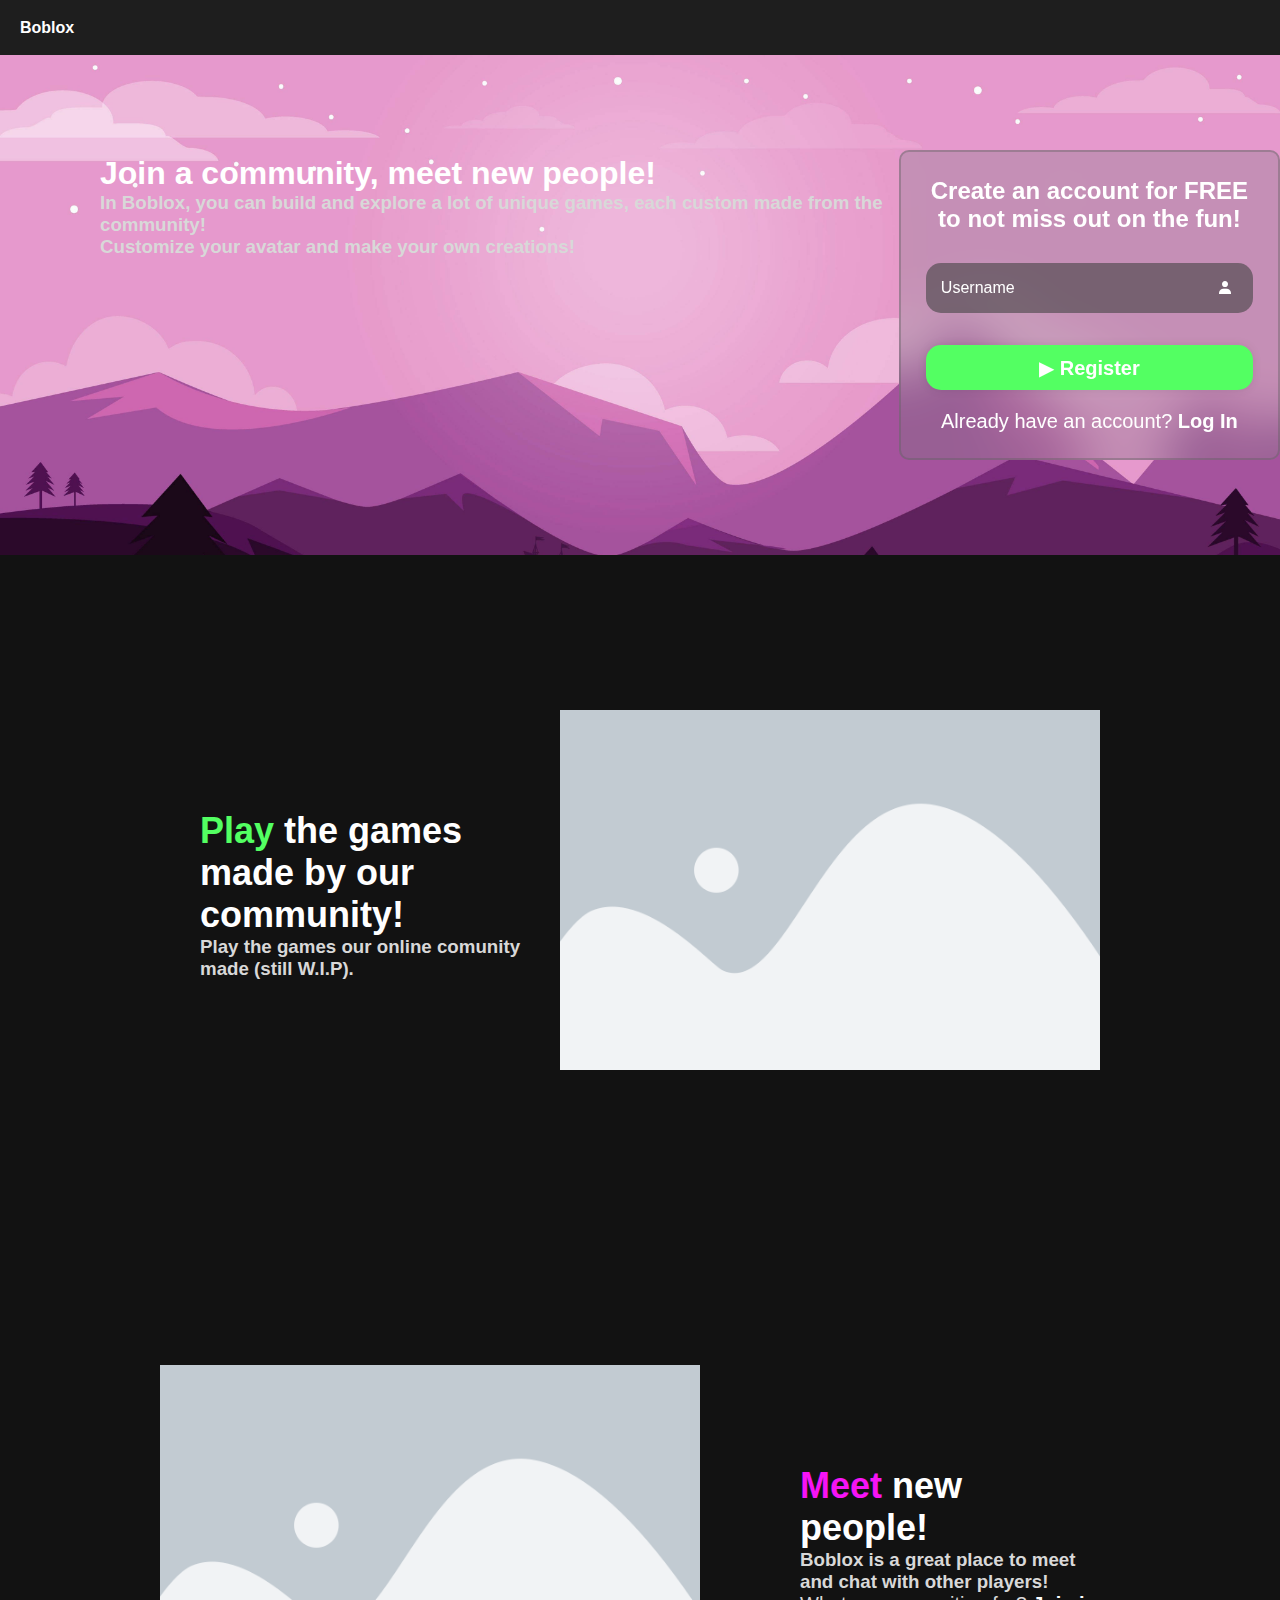
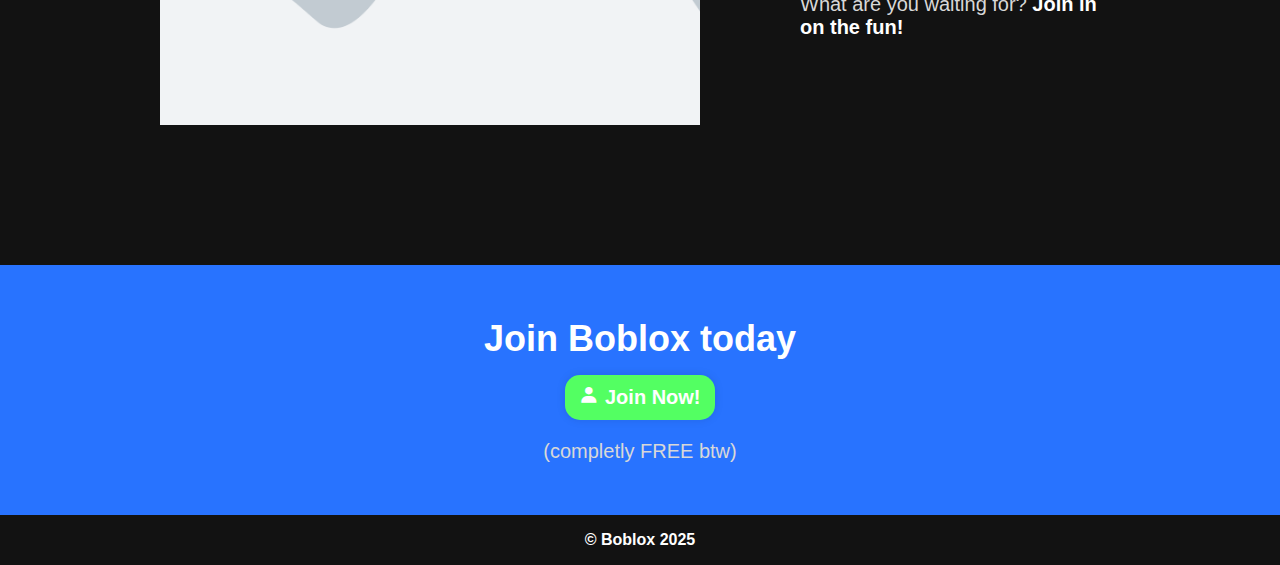
<file: index.html>
<!DOCTYPE html>
<html lang="en">
<head>
    <link href="https://unpkg.com/boxicons@2.1.4/css/boxicons.min.css" rel="stylesheet">
    <link rel="stylesheet" href="index.css">
    <script src="index.js" defer></script>
    <title>Welcome To Boblox</title>
</head>
<body>
    <header class="topbar">
        <a class="Boblox" href="index.html">Boblox</a>
    </header>

    <div class="top">
        <div class="text">
            <h1> Join a community, meet new people!</h1>
            <h3> In Boblox, you can build and explore a lot of unique games, each custom made from the community! </h3>
            <h3> Customize your avatar and make your own creations!</h3>
        </div>

        <div class="wrapper" id="wrapper">
            <form id="registerForm" >
                <h2>Create an account for FREE to not miss out on the fun!</h2>
                <div class="inputbox">
                    <input type="text" placeholder="Username" required class="input" id="usernameInput">
                    <i class='bx bxs-user'></i>
                </div>
                <button type="button" class="btn" id="registerBtn" onclick="saveInput()">
                    &#9654; Register
                </button>
                <p>Already have an account? <a href="LogIn.html">Log In</a></p>
            </form>
        </div>
    </div>
    <div class="discover">
        <div class="part-1">
            <div class="text">
                <h1><span class="green">Play</span> the games made by our community!</h1>
                <h3>Play the games our online comunity made (still W.I.P).</h3>
            </div>
            <img src="images/elementor-placeholder-image.png">
        </div>

        <div class="part-2">
            <img src="images/elementor-placeholder-image.png">
            <div class="text">
                <h1><span class="purple">Meet</span> new people!</h1>
                <h3>Boblox is a great place to meet and chat with other players! <p>What are you waiting for? <a href="register.html">Join in on the fun!</a></p> </h3>
            </div>
        </div>

        <div class="Join">
            <div class="Contents">
               <h1>Join Boblox today</h1>
                <button class="btn" onclick="join()"> <i class='bx bxs-user'></i> Join Now!</button> 
                <p>(completly FREE btw)</p>
            </div>
        </div>

        <div class="end">
            <h4>© Boblox 2025</h4>
        </div>
    </div>
</body>
</html>
</file>
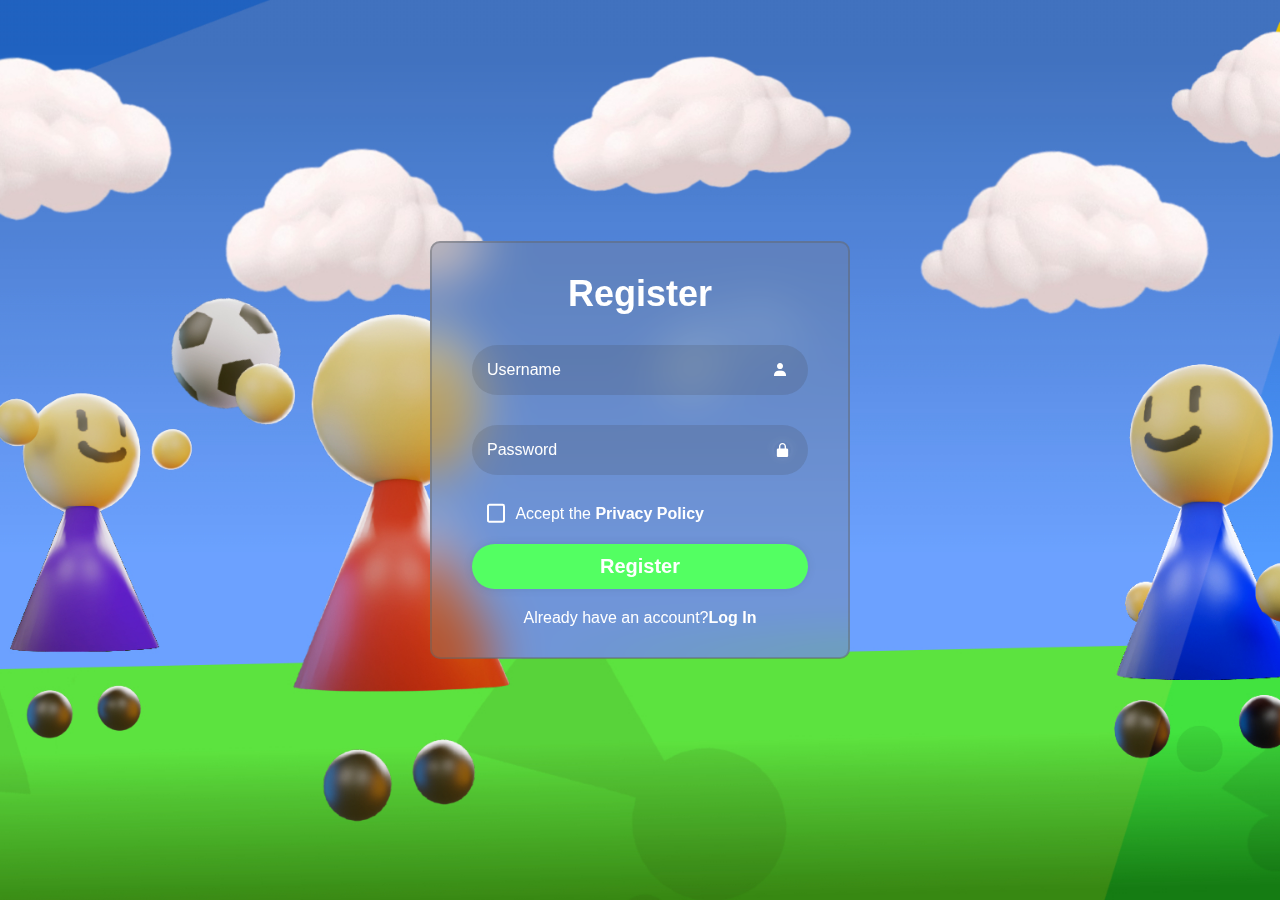
<file: index.html.html>
<!DOCTYPE html>
<html lang="en">
<head>
  <meta charset="UTF-8">
  <meta name="viewport" content="width=device-width, initial-scale=1.0">
  <link href='https://unpkg.com/boxicons@2.1.4/css/boxicons.min.css' rel='stylesheet'>
  <link rel="stylesheet" href="register.css">
  <script src="register.js" defer></script>

  <title>Register</title>

</head>
<body>
  <div class="wrapper" id="wrapper">
    <form action="https://script.google.com/macros/s/AKfycbwpeKuUtEr2sQ_ESyzPUG5pxMgesDcW9jxs3suiE7F3dLoHrLqkppOkdSsGRYAhNsb5/exec">
      <h1>Register</h1>

      <div class="inputbox">
        <input type="text" placeholder="Username" required class="input" name="Username">
        <i class='bx bxs-user'></i>
      </div>

      <div class="inputbox">
        <input type="password" placeholder="Password" class="input" id="passwinput" name="Password">
        <button class="Lock" type="button" onclick="Unlock()"><img src="images/buttons/bxs-lock-alt.svg" alt="Lock" class="passlock" id="lock"></button>
      </div>

      <div class="check">
        <input type="checkbox">
        <label for="checkbox" class="policy">Accept the
        <a class="link" href="#" onclick="Policy()">Privacy Policy</a></label>
      </div>
      <button class="btn" type="button" onclick="validateForm()">Register</button>
      <p>Already have an account?<a href="Signup.html">Log In</a></p>
    </form>
  </div>

  

  <div class="policyBox" id="policy">
    <button onclick="ClosePolicy()">
      <img src="images/buttons/bxs-x-square.svg" alt="X">
    </button>
    <h1>Privacy Policy</h1>
    <p><strong>Effective Date:</strong> 3/11/2025</p>

    <p>Welcome to PolyTopia! We collect minimal data to improve your experience.</p>

    <h2>What We Collect</h2>
    <ul>
        <li><strong>Basic Info:</strong> Username, email.</li>
        <li><strong>Usage Data:</strong> Game activity, interactions.</li>
        <li><strong>Technical Info:</strong> Device, browser, cookies.</li>
    </ul>

    <h2>How We Use It</h2>
    <ul>
        <li>Improve services and security.</li>
        <li>Provide support and updates.</li>
        <li>Follow legal requirements.</li>
    </ul>

    <h2>Sharing Policy</h2>
    <ul>
        <li>We <strong>never</strong> sell data.</li>
        <li>Limited sharing with service providers and legal authorities if required.</li>
    </ul>

    <h2>Your Choices</h2>
    <ul>
        <li>Manage cookies via browser settings.</li>
        <li>Request data access or deletion via <a href="mailto:polytopiamail@gmail.com">polytopiamail@gmail.com</a>.</li>
    </ul>

    <h2>Security & Updates</h2>
    <ul>
        <li>We secure data but recommend keeping credentials safe.</li>
        <li>Policy updates will be posted here.</li>
    </ul>

    <p>For questions, contact <a href="mailto:polytopiamail@gmail.com">polytopiamail@gmail.com</a>.</p>

    <p>Thanks for playing PolyTopia!</p>
</div>
</body>
</html>
</file>
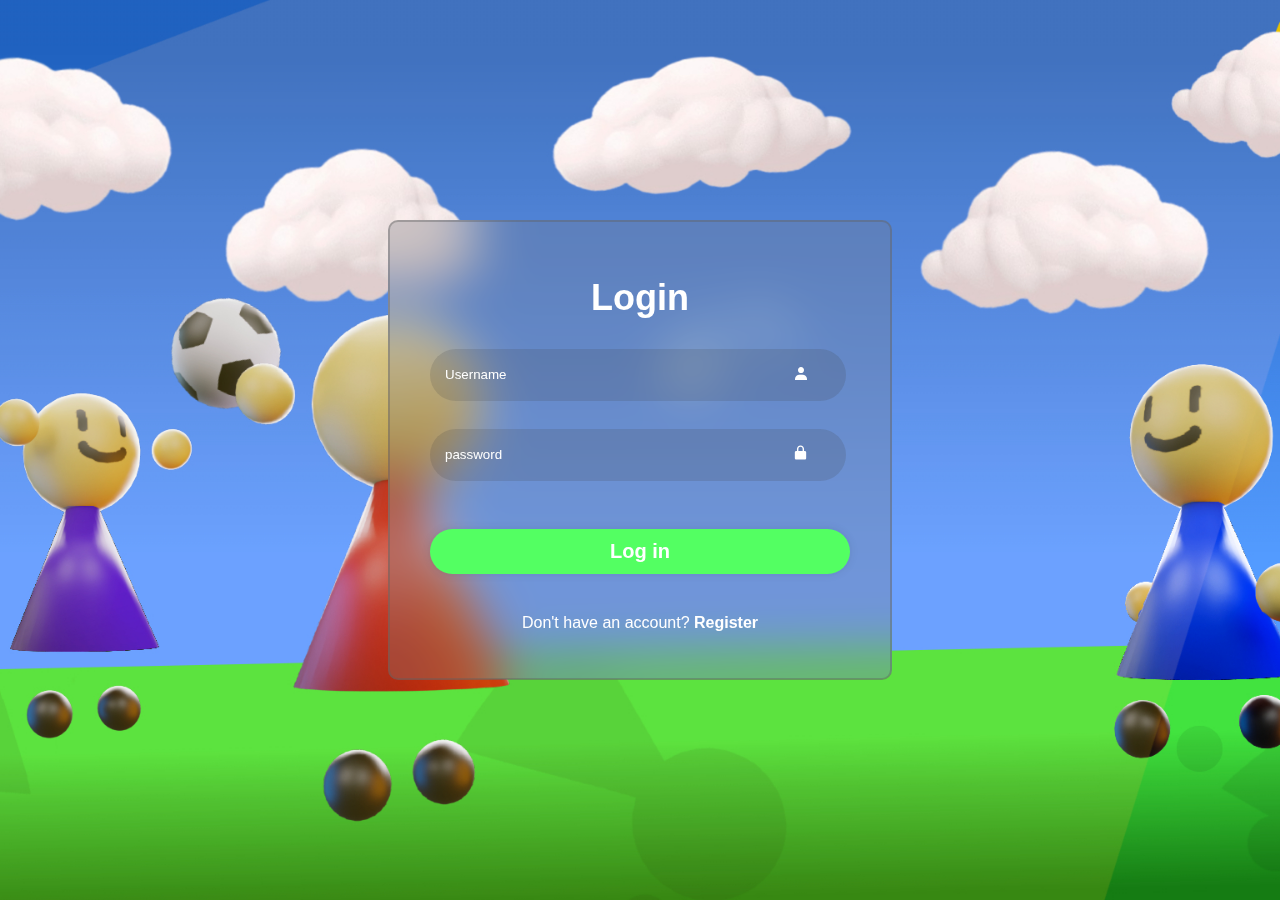
<file: Signup.html>
<!DOCTYPE html>
<html>
  <head>
    <link rel="stylesheet" href="signup.css">
    <link href='https://unpkg.com/boxicons@2.1.4/css/boxicons.min.css' rel='stylesheet'>
    <script src="signup.js" defer></script>
    <title>Kogama Copy</title>
  </head>
  
  <body>
    <div class="Wrapper" id="wrapper">
      <form action="">
        <h1 class="text">Login</h1>
  
        <div class="input-box">
          <input type="text" placeholder="Username" id="Username">
          <i class='bx bxs-user'></i>
        </div>
  
        <div class="input-box">
          <input type="password" placeholder="password" required id="passwinput">
          <button type="button" class="lock" onclick="changeImage()">
            <img id="lock" src="images/buttons/bxs-lock-alt.svg" alt="lock" class="passwordlock">
          </button>
        </div>
  
        <button type="button" class="btn" onclick="validateForm()">Log in</button>
        <div class="register">
          <p>Don't have an account? <a href="register.html">Register</a></p>
        </div>
      </form>
    </div>
  </body>
</html>
</file>
<file: index.css>
* {
  margin: 0;
  padding: 0;
  font-family: arial;
  box-sizing: border-box;
}

body {
  background-color: #121212;
}

h1 {
  font-family: arial;
}

.top {
  display: flex;
  height: 500px;
  background: url(images/login/serenity-in-simplicity-s4lppaqo5zq49v0g.jpg)  no-repeat top right ;
  align-items: center;
  justify-content: space-between;
  background-size: cover;
}


.text {
    display: flex;
    align-self: flex-start;
    margin-left: 100px;
    margin-top: 100px;
    flex-direction: column;
}

.text h3 {
    color: #d8d8d8;
}
.text h1 {
    color: white;
}

.green{
    color: rgb(83, 255, 98);
}

.topbar {
  display: flex;
  justify-content: space-between;
  align-items: center;
  padding: 10px 20px;
  background-color: #1e1e1e;
  color: white;
  position: sticky;
  top: 0;
  height: 55px;
  z-index: 1000;
}

.topbar .Boblox {
  text-decoration: none;
  color: white;
  font-weight: 600;
  display: flex;
  align-items: center;
}

.wrapper {
  
  width: 420px;
  background: rgba(123, 122, 128, 0.3);
  backdrop-filter: blur(25px);
  border: 2px solid rgba(95, 95, 95, 0.4);
  color: white;
  border-radius: 10px;
  padding: 25px;
  text-align: center;
}

.discover h1{
    color: white;
    font-size: 36px;
}
.wrapper h1 {
  font-size: 36px;
  text-align: center;
  color: white;
}

.discover h2{
  color: white;
}
.wrapper h2 {
  text-align: center;
  color: white;
}


.wrapper .inputbox {
  position: relative;
  width: 100%;
  height: 50px;
  margin: 30px 0;
}

.wrapper .input {
  width: 100%;
  height: 100%;
  border-radius: 15px;
  background: rgba(66, 66, 66, 0.6);
  border: none;
  padding-left: 15px;
  color: white;
  outline: none;
}

.wrapper .input::placeholder {
  color: white;
  font-size: 16px;
}

.inputbox i{
  position: absolute;
  right: 20px;
  top: 50%;
  transform: translateY(-50%);
  color: white;
}

label {
  color: white;
  text-align: top;
}

.wrapper p {
  color: white;
  text-align: center;
}

.btn {
  margin-top: 2px;
  margin-bottom: 20px;
  height: 45px;
  background-color: rgb(83, 255, 98);
  border: none;
  border-radius: 15px;
  font-size: 20px;
  font-weight: 550;
  box-shadow: 0 0 10px rgba(0, 0, 0, .1);
  color: white;
}

.wrapper .btn {
    width: 100%;
}

.btn:hover {
  background-color: rgb(64, 204, 75);
  cursor: pointer;
}

a {
  color: white;
  text-decoration: none;
  font-weight: 650;
}

a:hover {
  text-decoration: underline;
  cursor: pointer;
}

.part-1 {
    height: 500px;
    display: flex;
    margin-top: 155px;
    margin-left: 100px;
    justify-content: space-between;
    align-items: flex-start;
}

.part-1 .text {
    display: flex;
    flex-direction: column; /* stack children vertically */
    justify-content: flex-start;/* align children to the left of the container */
}

.part-1 h3 {
    color: #d8d8d8;
}

.discover img {
    height: 40vh;
    width: auto;
}

.part-1 img {
    margin-right: 180px;
}

.part-2 img {
    margin-left: 60px;
}

.part-2 {
    height: 500px;
    display: flex;
    margin-top: 155px;
    margin-left: 100px;
    justify-content: space-between;
    align-items: flex-start;
}

.part-2 .text {
  display: flex;
  flex-direction: column;
  justify-content: flex-start;
  margin-right: 180px;
}

.purple {
  color: rgb(245, 20, 245);
}
.Join .btn{
  width: 150px;
}

.Join {
  display: flex;
  align-items: center;
  height: 250px;
  background-color: rgb(40, 115, 255);
}

.Contents {
  display: flex;
  flex-direction: column;
  justify-content: center;
  align-items: center;
  margin: 0 auto;
}

.Contents .btn{
  margin-top: 15px;
}

p {
  font-size: 20px;
  font-weight: 300;
  color: #d8d8d8;
}

.end {
  display: flex;
  justify-content: center;
  align-items: center;
  align-content: center;
  height: 50px;
  color: white;
}
</file>
<file: register.css>
* {
  margin: 0;
  padding: 0;
  font-family: arial;
  box-sizing: border-box;
}

body {
  display: flex;
  margin: 0;
  padding: 0;
  font-family: arial;
  justify-content: center;
  align-items: center;
  min-height: 100vh;
  background: url(images/login/Backgtound.jpg);
  background-size: cover;
  background-position: center;
}

h1 {
  font-family: arial;
}



.wrapper {
  width: 420px;
  background: rgba(123, 122, 128, 0.3);
  backdrop-filter: blur(25px);
  border: 2px solid rgba(95, 95, 95, 0.4);
  color: white;
  border-radius: 10px;
  padding: 30px 40px;
}
.wrapper h1 {
  font-size: 36px;
  text-align: center;
  color: white;
}

.wrapper h2 {
  text-align: center;
  color: white;
}


.wrapper .inputbox {
  position: relative;
  width: 100%;
  height: 50px;
  margin: 30px 0;
}

.wrapper .input {
  width: 100%;
  height: 100%;
  border-radius: 30px;
  background: rgba(63, 63, 63, 0.171);
  border: none;
  padding-left: 15px;
  color: white;
  outline: none;
}

.wrapper .input::placeholder {
  color: white;
  font-size: 16px;
}

.inputbox i{
  position: absolute;
  right: 20px;
  top: 50%;
  transform: translateY(-50%);
  color: white;
}

label {
  color: white;
  text-align: top;
}

.wrapper p {
  color: white;
  text-align: center;
}

.btn {
  margin-top: 20px;
  margin-bottom: 20px;
  width: 100%;
  height: 45px;
  background-color: rgb(83, 255, 98);
  border: none;
  border-radius: 30px;
  font-size: 20px;
  font-weight: 550;
  box-shadow: 0 0 10px rgba(0, 0, 0, .1);
  color: white;
}

.btn:hover {
  background-color: rgb(64, 204, 75);
  cursor: pointer;
}

a {
  color: white;
  text-decoration: none;
  font-weight: 650;
}

a:hover {
  text-decoration: underline;
  cursor: pointer;
}

.Lock {
  filter: invert(92%) sepia(0%) saturate(7466%) hue-rotate(42deg) brightness(115%) contrast(108%);
  position: absolute;
  top: 50%;
  right: 17px;
  transform: translateY(-50%);
  background: transparent;
  border: none;
  padding: 0;
  width: auto; 
  height: auto; 
  cursor: pointer;
}

.passlock {
  display: block; 
  width: 17px;    
  height: auto;
}


.passlock:hover {
  cursor: pointer;
}

.check {
  padding-left: 15px;
  display: inline-flex;
  align-items: center;
}

input[type="checkbox"] {
  -webkit-appearance: none;
  appearance: none;
  background: transparent;
  margin: 0;
  font: inherit;
  color: currentColor;
  width: 1.15em;
  height: 1.15em;
  border: 0.15em solid white;
  border-radius: 0.15em;
  transform: translateY(-0.075em);
  display: grid;
  place-content: center;
  margin-right: 10px;
}

input[type="checkbox"]::before {
  content: "";
  width: 0.65em;
  height: 0.65em;
  transform: scale(0);
  transition: 120ms transform ease-in-out;
  box-shadow: inset 1em 1em var(--form-control-color);
  background-color: white;
  transform-origin: bottom left;
  clip-path: polygon(14% 44%, 0 65%, 50% 100%, 100% 16%, 80% 0%, 43% 62%);
}

input[type="checkbox"]:checked::before {
  transform: scale(1);
}


.container {
    background: rgba(123, 122, 128, 0.3);
  backdrop-filter: blur(25px);
  border: 2px solid rgba(95, 95, 95, 0.4);
  color: white;
  width: 420px;
  border-radius: 10px;
  padding: 25px;
  text-align: center;
  animation: fadeInShow 0.5s;



}

.form-group {
  margin: 20px 0;
  text-align: start;
}

.form-group input{
  background: none;
  font-size: 15px;
  padding: 15px;
  border: 1px solid lightgrey;
  border-radius: 35px;
  color: white;
  width: 100%;
  height: 45px;
  outline: none;
}

.otp-form{
  display: block;
  margin: 20px 0;
}

.otp-form p{
  color: rgb(255, 255, 255);
  font-weight: 550;
}

.otp-group{
  display: flex;
  gap: 30px;
  justify-content: center;
  margin: 20px;
}

.otp-group input{
  width: 50px;
  height: 50px;
  outline: none;
  font-size: 25px;
  padding: 15px;
  border: none;
  border-bottom: 2px solid lightgrey;
  background: transparent;
  color: white;
}

.otp-group input::placeholder {
  color: white;
  font-family: arial;
  font-weight: 550;
}

input::-webkit-inner-spin-button,
input::-webkit-outer-spin-button {
  -webkit-appearance: none;
  margin: 0;
}

img {
  height: 150px;
  margin: 0;
}

button {
  width: 100%;
  height: 45px;
  background-color: white;
  border-radius: 30px;
  border: none;
  font-size: 20px;
  color: black;
  cursor: pointer;
  margin-bottom: 20px;
  font-family: arial;
  font-weight: 550;
  box-shadow: 0 0 10px rgba(0, 0, 0, .1);
}

button.disable {
  opacity: 0.6;
  pointer-events: none;
  user-select: none;
}

.policyBox {
  width: 420px;
  background: rgba(123, 122, 128, 0.3);
  backdrop-filter: blur(25px);
  border: 2px solid rgba(95, 95, 95, 0.4);
  color: white;
  border-radius: 10px;
  padding: 10px 60px;
  display: none;
  position: relative;
}

.policyBox button{
  display: block;
  background: none;
  filter: invert(92%) sepia(0%) saturate(7466%) hue-rotate(42deg) brightness(115%) contrast(108%);
  border: none;
  margin: 0px 0;
  position: absolute;
  top: 10px;      
  right: 10px;
  background: transparent;
  border: none;
  padding: 0;
  width: auto;
  height: auto;
  cursor: pointer;
}

.policyBox button:hover{
  cursor: pointer;
}

.policyBox button img {
  display: block;
  width: 25px;    
  height: auto;
}



@keyframes fadeInShow {
  0%{
    opacity: 0;
    transform: scale(0);
  }
  100%{
    opacity: 1;
    transform: scale(1);
  }
}

.FadeIn {
  animation: fadeInShow 0.3s;
}

.error-shake{
  animation: shake 0.2s ease-in-out 0s 2;
}

@keyframes shake {
  0%{
    margin-left: 0rem;
  }
  25%{
    margin-left: 0.5rem;
  }
  75%{
    margin-left: -0.5rem;
  }
  100%{
    margin-left: 0rem;
  }
}


.step1, .step2, .step3 {
  display: none;
}
.step1.active, .step2.active, .step3.active {
  display: block;
}
</file>
<file: signup.css>
body {
  display: flex;
  justify-content: center;
  align-items: center;
  height: 100vh;
  background: url('images/login/Backgtound.jpg') no-repeat;
  background-size: cover;
  background-position: center;
  margin: 0;
  padding: 0;
}

h1 {
  font-family: arial;
}



.Wrapper {
  width: 420px;
  background: rgba(123, 122, 128, 0.3);
  backdrop-filter: blur(25px);
  border: 2px solid rgba(95, 95, 95, 0.4);
  color: white;
  border-radius: 10px;
  padding: 30px 40px;
}

.Wrapper h1 {
  font-size: 36px;
  text-align: center;
  color: white;
}

.Wrapper .input-box {
  position: relative;
  width: 95%;
  height: 50px;
  margin: 30px 0;
}

.input-box input {
   width: 100%;
  height: 100%;
  border-radius: 30px;
  background: rgba(63, 63, 63, 0.171);
  border: none;
  padding-left: 15px;
  color: white;
  outline: none;
}



.input-box input::placeholder {
  color: white;
}

.input-box i {
  position: absolute;
  right: 20px;
  top: 50%;
  transform: translateY(-50%);
}
.input-box .lock {
  position: absolute;
  right: 14px;
  top: 50%;
  transform: translateY(-50%);
}

.btn {
  margin-top: 20px;
  margin-bottom: 20px;
  width: 100%;
  height: 45px;
  background-color: rgb(83, 255, 98);
  border: none;
  border-radius: 30px;
  font-size: 20px;
  font-weight: 600;
  box-shadow: 0 0 10px rgba(0, 0, 0, .1);
  color: white;
}

.btn:hover {
  background-color: rgb(64, 204, 75);
  cursor: pointer;
}

.Wrapper .register{
  color: white;
  font-family: arial;
  margin-top: 20px;
  text-align: center;
  font-size: 16px;
  margin: 20px 0 15px;
}

.Wrapper a{
  color: white;
  text-decoration: none;
  font-weight: 600px;
}

.Wrapper a:hover{
  text-decoration: underline;
}

.lock {
  background: transparent;
  border: none;
  filter: invert(92%) sepia(0%) saturate(7466%) hue-rotate(42deg) brightness(115%) contrast(108%);
}

.passwordlock {
  width: 17px;
}

.passwordlock:hover {
  cursor: pointer;
}

a {
  font-weight: 550;
}

@keyframes fadeInShow {
  0%{
    opacity: 0;
    transform: scale(0);
  }
  100%{
    opacity: 1;
    transform: scale(1);
  }
}

.FadeIn {
  animation: fadeInShow 0.3s;
}
</file>
